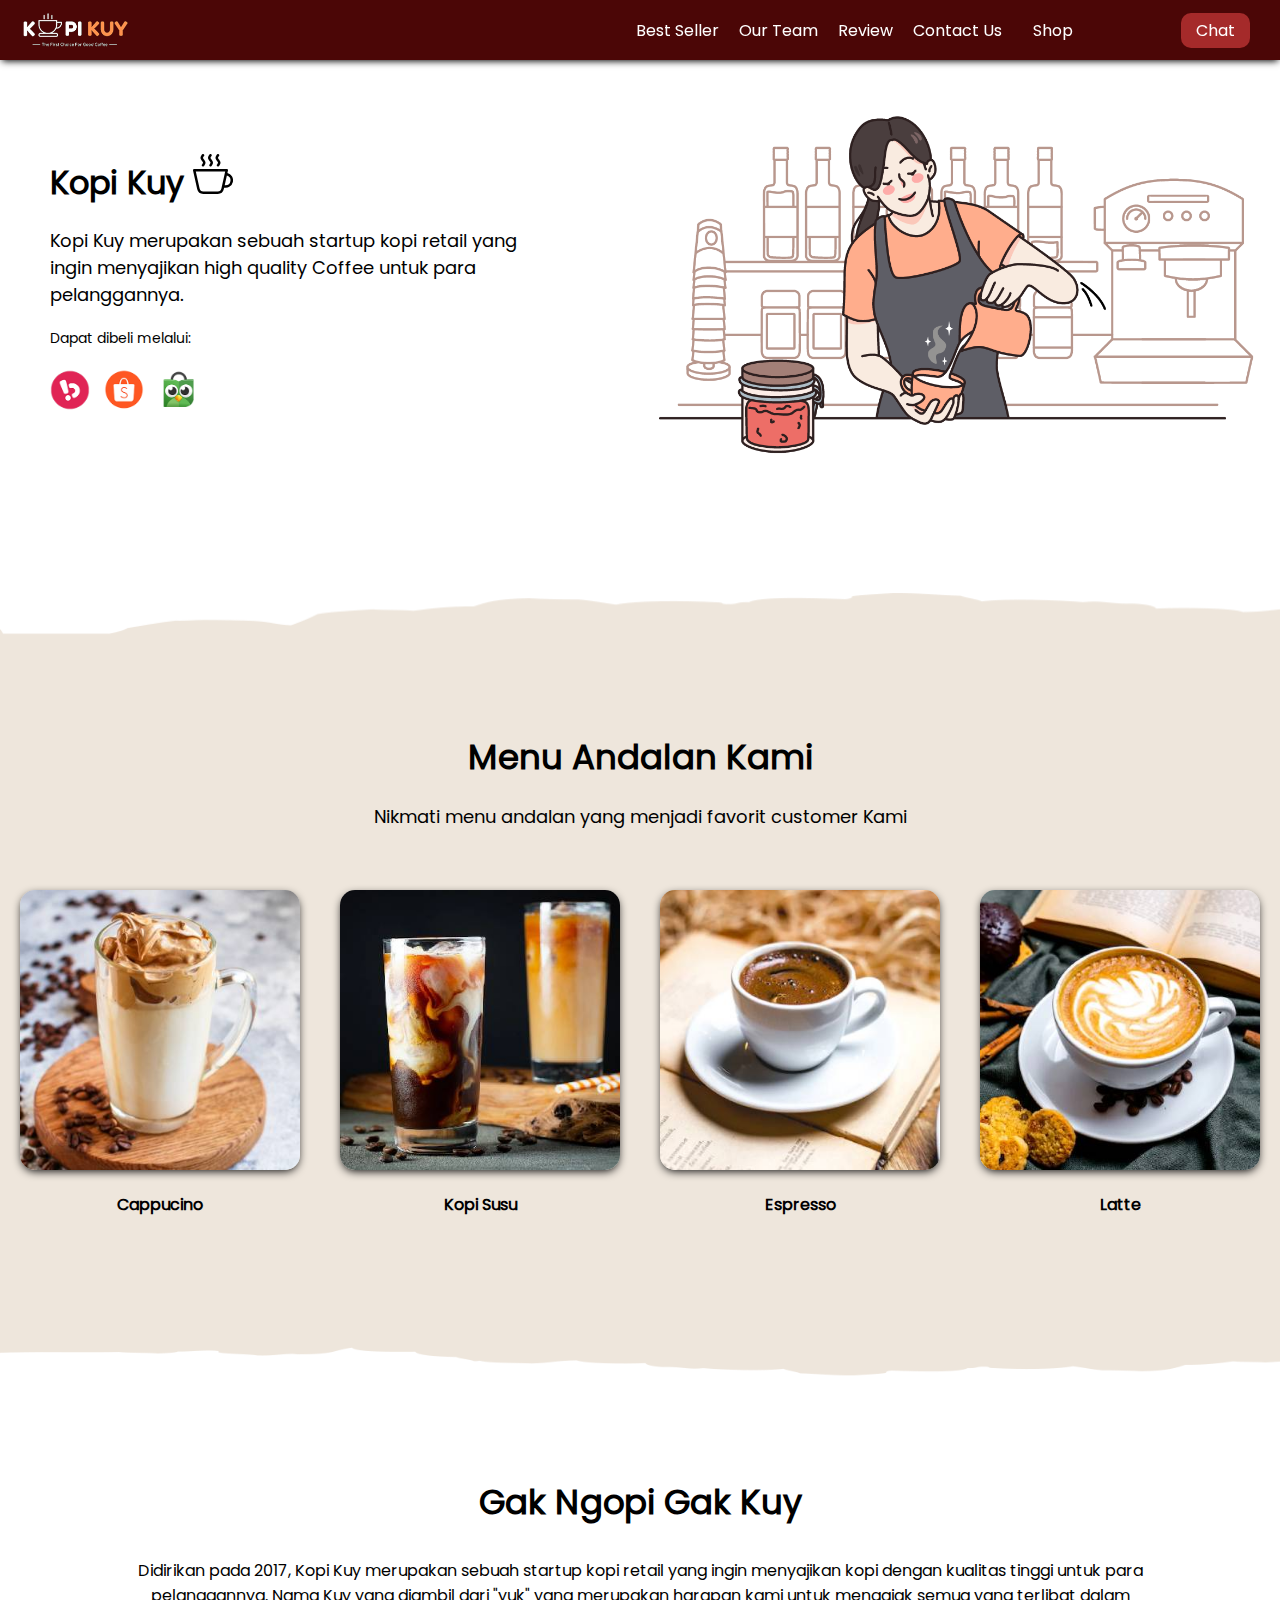
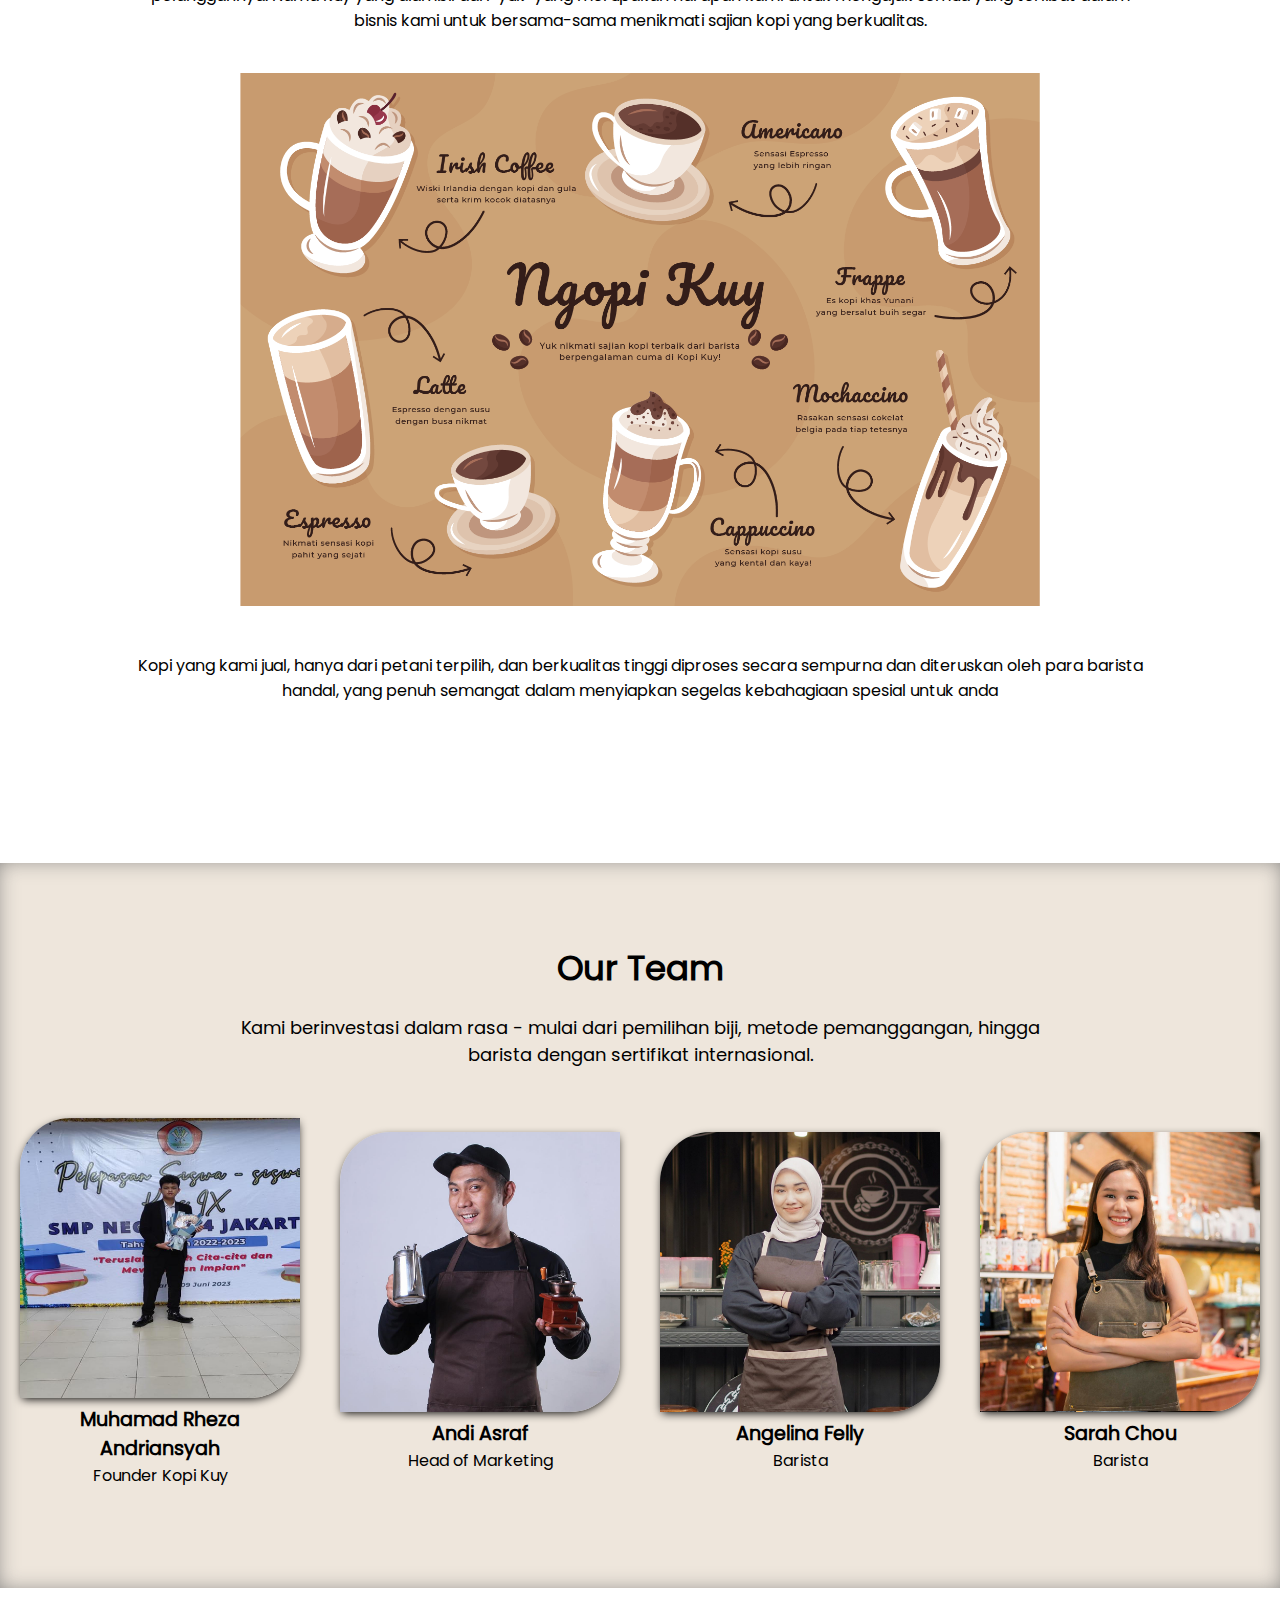
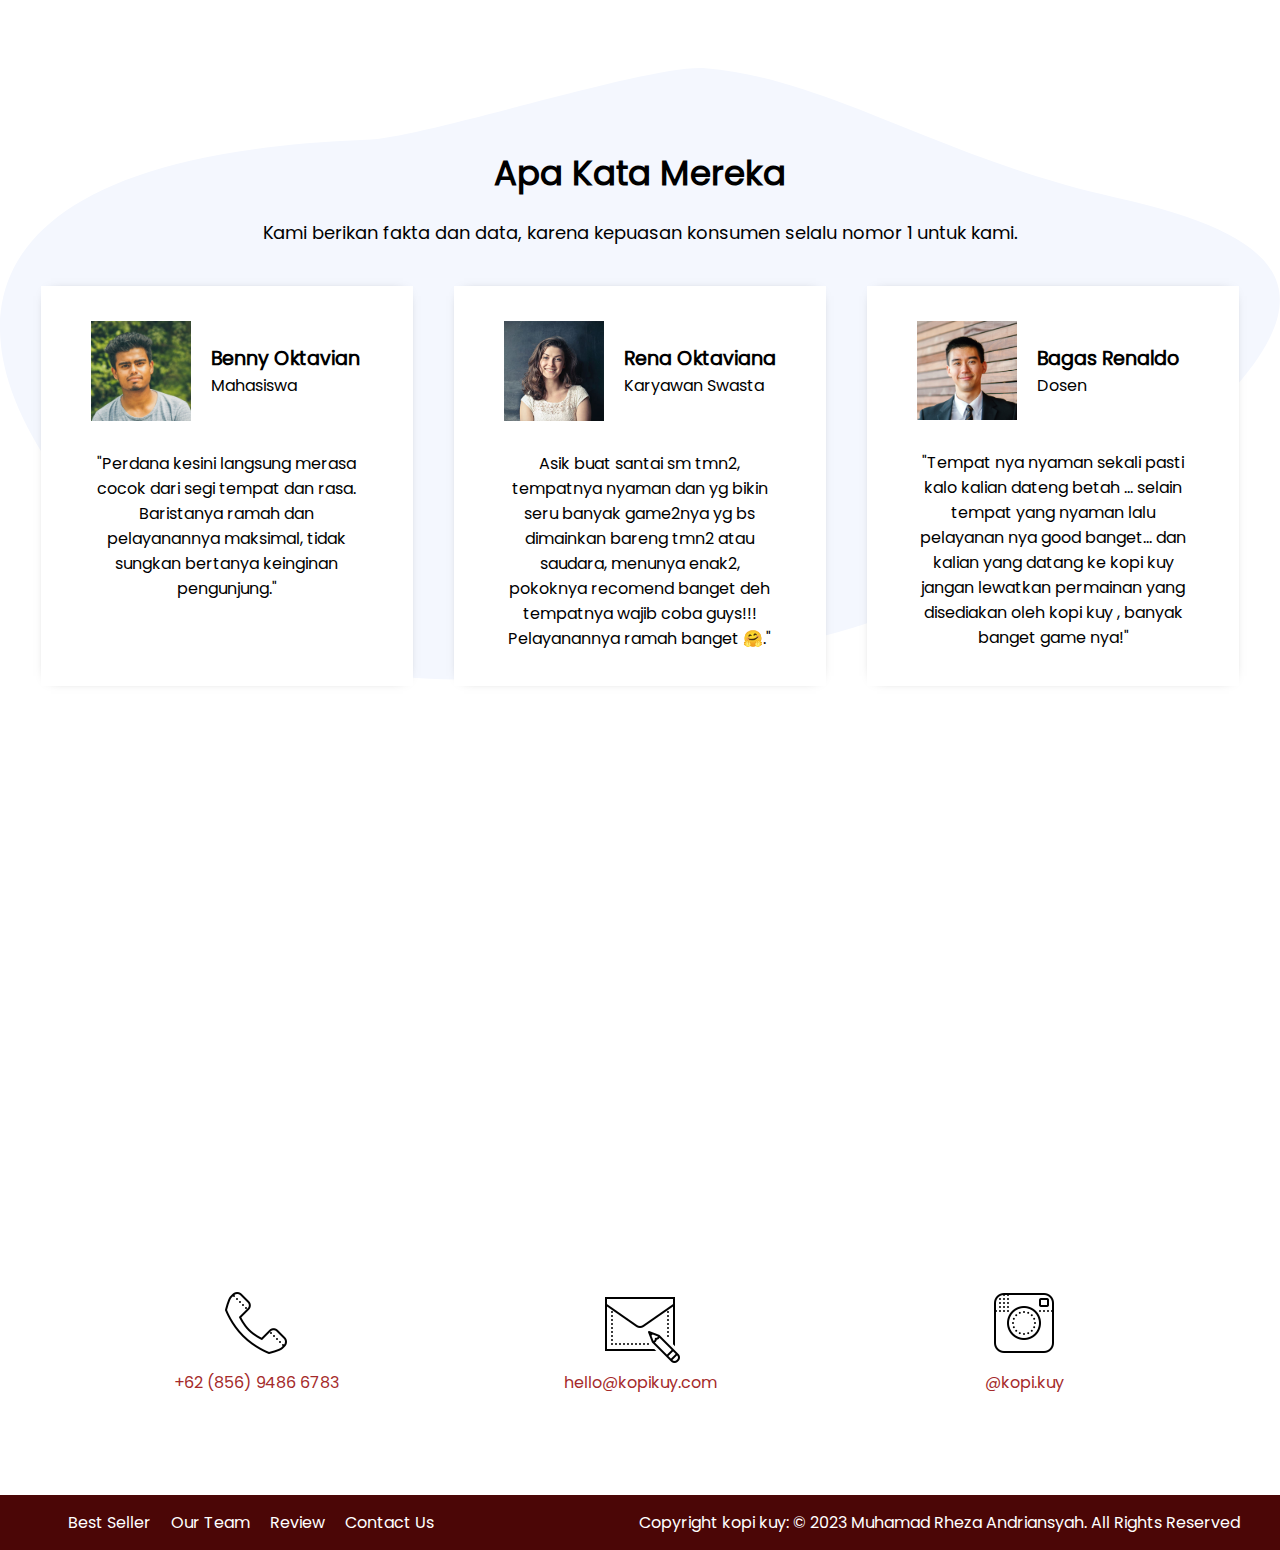
<file: index.html>
<!DOCTYPE html>
<html lang="id">

<head>
    <meta charset="UTF-8">
    <meta http-equiv="X-UA-Compatible" content="IE=edge">
    <meta name="viewport" content="width=device-width, initial-scale=1.0">
    <link rel="shortcut icon" href="images/favicon.ico" type="image/x-icon">
    <title>Website Kopi Kuy</title>
    <link rel="stylesheet" href="css/style.css">
</head>

<body>
    <nav>
        <div class="baris">
            <img class="logo" src="images/logo/logo_kuy.png">
            <div class="navigasi">
                <a href="#best-seller">Best Seller</a>
                <a href="#our-team">Our Team</a>
                <a href="#review">Review</a>
                <a href="#contact-us">Contact Us</a>
            </div>
            <a class="shop" href="produk.html">Shop</a>
            <a class="chat" href="https://wa.me/6285694866783" target="_blank">Chat</a>
        </div>
    </nav>

    <!--Tulis Kode Di Bawah Sini-->

    <header>
        <div class="baris">
            <div class="col-kiri">
                <h1 class="judul-header">
                    Kopi Kuy <img src="images/icon/icon_kopi.svg" alt="">
                </h1>
                <p class="subjudul-header">
                    Kopi Kuy merupakan sebuah startup kopi retail yang ingin menyajikan 
                    high quality Coffee untuk para pelanggannya.
                </p>
                <p class="dapat-dibeli">
                    Dapat dibeli melalui:
                </p>
                <div class="olshop">
                    <img src="images/logo/logo_bukalapak.png" alt="">
                    <img src="images/logo/logo_shopee.png" alt="">
                    <img src="images/logo/logo_tokopedia.png" alt="">
                </div>
            </div>
            <img src="images/header/header1.png" alt="" class="col-kanan">
        </div>
    </header>

    <section class="best-seller" id="best-seller">
        <h2 class="judul-best-seller">
            Menu Andalan Kami
        </h2>
        <p class="subjudul-best-seller">
            Nikmati menu andalan yang menjadi favorit customer Kami
        </p>

        <div class="baris">
            <div class="col-produk">
                <img src="images/produk/product_capuchino.jpg" alt="">
                <p class="nama-produk">
                    Cappucino
                </p>
            </div>
            <div class="col-produk">
                <img src="images/produk/product_kopi_susu.jpg" alt="">
                <p class="nama-produk">
                    Kopi Susu
                </p>
            </div>
            <div class="col-produk">
                <img src="images/produk/product_espresso.jpg" alt="">
                <p class="nama-produk">
                    Espresso
                </p>
            </div>
            <div class="col-produk">
                <img src="images/produk/product_latte.jpg" alt="">
                <p class="nama-produk">
                    Latte
                </p>
            </div>
        </div>
    </section>

    <section class="about-us" id="about-us">
            <h2 class="judul-about-us">
                Gak Ngopi Gak Kuy
            </h2>

            <p class="tentang-about-us">
                Didirikan pada 2017, Kopi Kuy merupakan sebuah startup kopi retail 
    yang ingin menyajikan kopi dengan kualitas tinggi untuk para pelanggannya. 
    Nama Kuy yang diambil dari "yuk" yang merupakan harapan kami untuk mengajak semua 
    yang terlibat dalam bisnis kami untuk bersama-sama menikmati sajian kopi yang berkualitas.
            </p>

            <img src="images/aset_kopi_jumbo.png" alt="">

            <p class="penjelasan-about-us">
                Kopi yang kami jual, hanya dari petani terpilih, dan berkualitas tinggi diproses 
    secara sempurna dan diteruskan oleh para barista handal, yang penuh semangat 
    dalam menyiapkan segelas kebahagiaan spesial untuk anda
            </p>
    </section>

    <section class="our-team" id="our-team">
        <h2 class="judul-team">
            Our Team
        </h2>
        <p class="subjudul-team">
            Kami berinvestasi dalam rasa - mulai dari pemilihan biji, metode pemanggangan, 
    hingga barista dengan sertifikat internasional.
        </p>
        <div class="baris">
            <div class="col-team">
                <img src="images/team/eza.jpg" alt="">
                <h3>
                    Muhamad Rheza Andriansyah
                </h3>
                <p>
                    Founder Kopi Kuy
                </p>
            </div>
            <div class="col-team">
                <img src="images/team/team2.jpg" alt="">
                <h3>
                    Andi Asraf
                </h3>
                <p>
                    Head of Marketing
                </p>
            </div>
            <div class="col-team">
                <img src="images/team/team3.jpg" alt="">
                <h3>
                    Angelina Felly
                </h3>
                <p>
                    Barista
                </p>
            </div>
            <div class="col-team">
                <img src="images/team/team4.jpg" alt="">
                <h3>
                    Sarah Chou
                </h3>
                <p>
                    Barista
                </p>
            </div>
        </div>
    </section>

    <section class="review" id="review">
        <h2 class="judul-review">
            Apa Kata Mereka
        </h2>
        <p class="subjudul-review">
            Kami berikan fakta dan data, karena kepuasan konsumen selalu nomor 1 untuk kami.
        </p>
        <div class="baris">
            <div class="col-review">
                <div class="profile">
                    <img src="images/customer/customer1.jpg" alt="">

                    <div class="nama-profile">
                        <h3>
                            Benny Oktavian 
        
                        </h3>
                        <p>
                            Mahasiswa 
                        </p>
                    </div>
                </div>
                <p class="testimoni">
                    "Perdana kesini langsung merasa cocok dari segi tempat dan rasa. 
                    Baristanya ramah dan pelayanannya maksimal, tidak sungkan bertanya keinginan pengunjung."
                </p>
            </div>
            <div class="col-review">
                <div class="profile">
                    <img src="images/customer/customer2.jpg" alt="">

                    <div class="nama-profile">
                        <h3>
                            Rena Oktaviana
        
                        </h3>
                        <p>
                            Karyawan Swasta
                        </p>
                    </div>
                </div>
                <p class="testimoni">
                    Asik buat santai sm tmn2, tempatnya nyaman dan yg bikin seru banyak game2nya 
        yg bs dimainkan bareng tmn2 atau saudara, menunya enak2, pokoknya recomend 
        banget deh tempatnya wajib coba guys!!! Pelayanannya ramah banget 🤗."
                </p>
            </div>
            
            <div class="col-review">
                <div class="profile">
                    <img src="images/customer/customer3.jpg" alt="">

                    <div class="nama-profile">
                        <h3>
                            Bagas Renaldo
        
                        </h3>
                        <p>
                            Dosen
                        </p>
                    </div>
                </div>
                <p class="testimoni">
                    "Tempat nya nyaman sekali pasti kalo kalian dateng betah ... 
        selain tempat yang nyaman lalu pelayanan nya good banget... 
        dan kalian yang datang ke kopi kuy jangan lewatkan permainan yang disediakan 
        oleh kopi kuy , banyak banget game nya!"
                </p>
            </div>
        </div>
    </section>

    <section class="contact-us" id="contact-us">
        <iframe src="https://www.google.com/maps/embed?pb=!1m18!1m12!1m3!1d3966.5616186115008!2d106.78762357389544!3d-6.189368160638168!2m3!1f0!2f0!3f0!3m2!1i1024!2i768!4f13.1!3m3!1m2!1s0x2e69f6edbc8a72b1%3A0x7eb0dc755d1958af!2sJl.%20Olah%20Raga%20VI%20No.21%2C%20RT.8%2FRW.8%2C%20Kemanggisan%2C%20Kec.%20Palmerah%2C%20Kota%20Jakarta%20Barat%2C%20Daerah%20Khusus%20Ibukota%20Jakarta%2011480!5e0!3m2!1sid!2sid!4v1695908525922!5m2!1sid!2sid"
        width="100%" height="300" style="border:0;" allowfullscreen="" loading="lazy"
        referrerpolicy="no-referrer-when-downgrade" frameborder="0"></iframe>

        <div class="baris">
            <div class="col-kontak">
                <img src="images/icon/icon_phone.png" alt="">
                <p>
                    +62 (856) 9486 6783
                </p>
            </div>
            <div class="col-kontak">
                <img src="images/icon/icon_mail.png" alt="">
                <p>
                    hello@kopikuy.com
                </p>
            </div>
            <div class="col-kontak">
                <img src="images/icon/icon_instagram.png" alt="">
                <p>
                    @kopi.kuy
                </p>
        </div>
    </div>
    </section>

    <footer>
        <div class="baris">
            <div class="navigasi">
                <a href="">
                    Best Seller
                </a>
                <a href="">
                    Our Team
                </a>
                <a href="">
                    Review
                </a>
                <a href="">
                    Contact Us
                </a>
            </div>
            <p class="copyright">
                Copyright kopi kuy: © 2023 Muhamad Rheza Andriansyah. All Rights Reserved
            </p>
        </div>
    </footer>

    <!--Kode Selesai-->
</body>

</html>
</file>
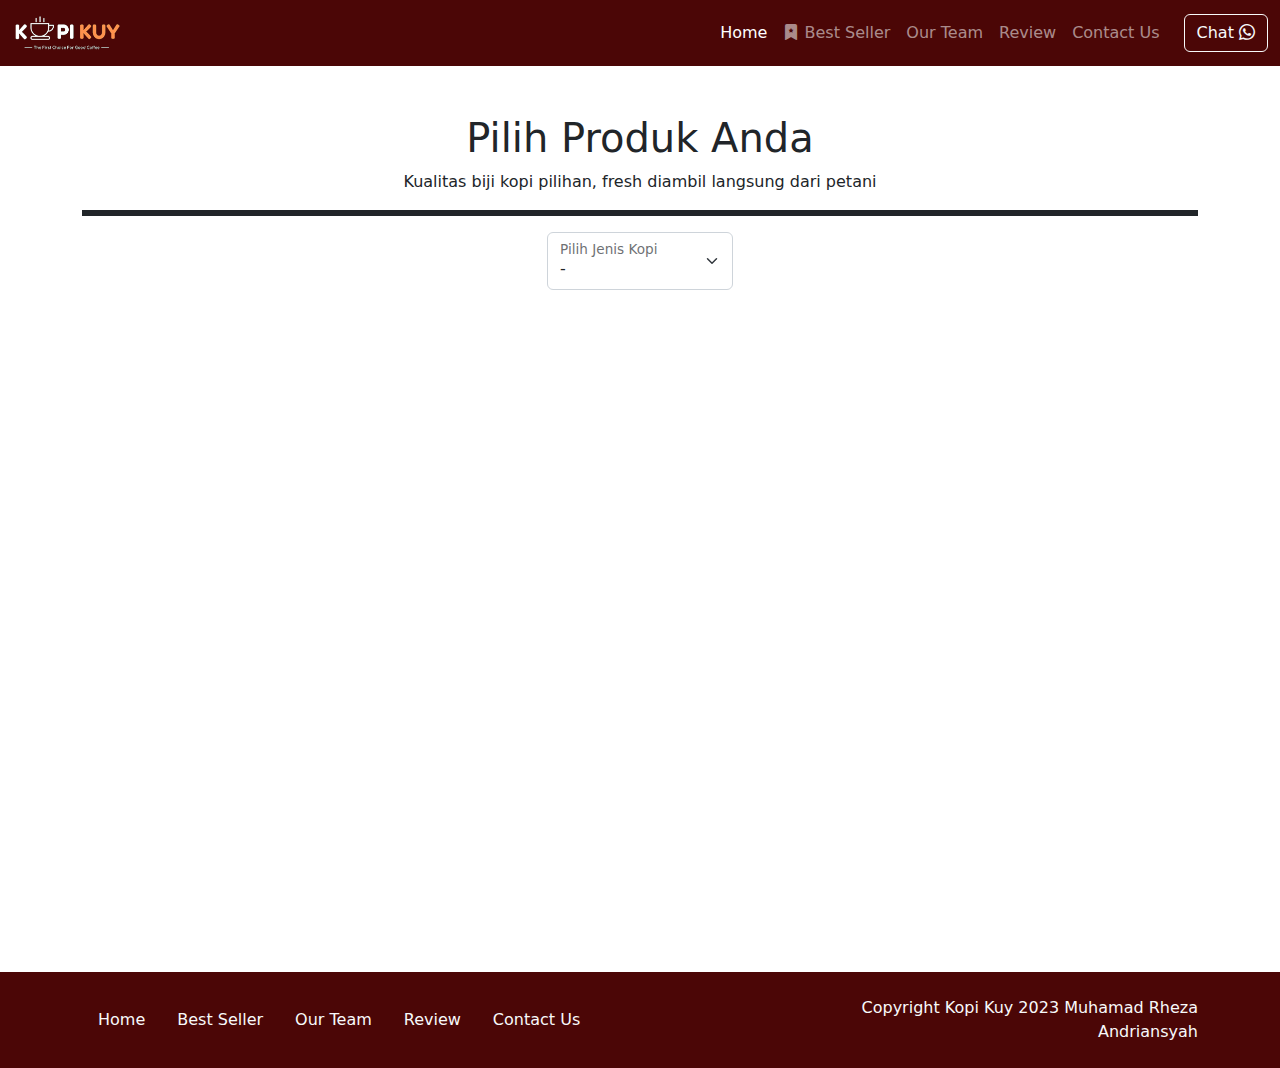
<file: produk.html>
<!DOCTYPE html>
<html lang="id">

<head>
    <meta charset="UTF-8">
    <meta http-equiv="X-UA-Compatible" content="IE=edge">
    <meta name="viewport" content="width=device-width, initial-scale=1.0">
    <link rel="shortcut icon" href="images/favicon/favicon.ico" type="image/x-icon">
    <title>Produk</title>
    <link rel="shortcut icon" href="images/favicon.ico" type="image/x-icon">
    <link rel="stylesheet" href="vendor/bootstrap/bootstrap.min.css">
    <link rel="stylesheet" href="vendor/bootstrap/bootstrap-icons.css">
    <script src="vendor/bootstrap/bootstrap.bundle.min.js"></script>
    <style>
        section {
            min-height: 90vh;
        }
        .bg-brown {
            background-color: rgb(75, 6, 6);
        }
        body {
            background-image: url(https://rikikurnia.com/assets/bgkopi.png);
            background-size: 20%;
        }
        .border-brown  {
            background-color: rgb(75, 6, 6);
        }
        .btn-brown{
            background-color: rgb(75, 6, 6)
        }
        
    </style>
    <script src="js/jquery-3.6.3.min.js"></script>
</head>

<body>
    <!-- Tulis Kode Bootstrap Di Bawah Sini -->
    <nav class="navbar navbar-expand-lg bg-brown navbar-dark w-100">
        <div class="container-fluid">
            <a class="navbar-brand" href="#">
                <img class="logo" src="images/logo/logo_kuy.png" height="40">
            </a>
            <button class="navbar-toggler" type="button" data-bs-toggle="collapse"
                data-bs-target="#navbarSupportedContent" aria-controls="navbarSupportedContent" aria-expanded="false"
                aria-label="Toggle navigation">
                <span class="navbar-toggler-icon"></span>
            </button>
            <div class="collapse navbar-collapse" id="navbarSupportedContent">
                <ul class="navbar-nav ms-auto me-3 mb-2 mb-lg-0">
                    <li class="nav-item">
                        <a class="nav-link active" aria-current="page" href="index.html">Home</a>
                    </li>
                    <li class="nav-item">
                        <a class="nav-link" href="index.html#best-seller"><i class="bi bi-bookmark-star-fill"></i> Best
                            Seller</a>
                    </li>
                    <li class="nav-item">
                        <a class="nav-link" href="index.html#our-team">Our Team</a>
                    </li>
                    <li class="nav-item">
                        <a class="nav-link" href="index.html#review">Review</a>
                    </li>
                    <li class="nav-item">
                        <a class="nav-link" href="index.html#contact-us">Contact Us</a>
                    </li>
                </ul>
                <a class="btn btn-outline-light" href="https://wa.me/6281290465034" target="_blank">Chat <i
                        class="bi bi-whatsapp"></i></a>

            </div>
        </div>
    </nav>

    <section class="produk my-5 text-center" >
        <div class="container">
            <h1>Pilih Produk Anda</h1>
            <p>Kualitas biji kopi pilihan, fresh diambil langsung dari petani</p>
            <hr class="border border-brown border-dark border-3 opacity-100">

            <div class="form-floating col-md-2 mx-auto">
                <select class="form-select" id="select_kopi">
                    <option selected disabled>-</option>
                    <option value="arabica">Arabica</option>
                    <option value="robusta">Robusta</option>
                </select>
                <label for="select_kopi">Pilih Jenis Kopi</label>
            </div>

            <!-- tulis kode baris produk di bawah -->

            <div id="baris_produk" class="row mt-4 row-cols-1 row-cols-sm-2 row-cols-md-3 row-cols-lg-4">

        </div>
    </section>

    <footer class="bg-brown py-4">
        <div class="container">
            <div class="row align-items-center">
                <div class="col-md-8">
                    <ul class="nav">
                        <li class="nav-item">
                            <a class="nav-link link-light active" aria-current="page" href="index.html">Home</a>
                        </li>
                        <li class="nav-item">
                            <a class="nav-link link-light" href="index.html#best-seller">Best Seller</a>
                        </li>
                        <li class="nav-item">
                            <a class="nav-link link-light" href="index.html#our-team">Our Team</a>
                        </li>
                        <li class="nav-item">
                            <a class="nav-link link-light" href="index.html#review">Review</a>
                        </li>
                        <li class="nav-item">
                            <a class="nav-link link-light" href="index.html#contact-us">Contact Us</a>
                        </li>
                    </ul>
                </div>
                <div class="col-md-4 text-light text-end">
                    Copyright Kopi Kuy 2023 Muhamad Rheza Andriansyah
                </div>
            </div>
        </div>
    </footer>

    <script>
        /* Tulis Javascrip Di bawah Sini*/

        var sumber = "https://rikikurnia.com/prakerja/api/kopi"
        var sumber2 = "data.json"

        select_kopi.onchange = function () {
            var dipilih = select_kopi.value
            ambilData(dipilih)
        }

        function ambilData(dipilih) {
            console.log(dipilih)

            /* Kode selanjutnya paste di bawah sini ya */

            var template = ''

            $.getJSON(sumber2).then(function (data) {
                var data_kopi = data[dipilih]
                console.log(data_kopi)

                data_kopi.forEach(item => {
                    template += `<div class="col mb-3">
                    <div class="card">
                        <img src="${item.foto}" class="card-img-top" alt="...">
                        <div class="card-body">
                            <h5 class="card-title">${item.nama}</h5>
                            <div class="row keterangan my-4">
                                <div class="col">
                                    ${item.size}
                                </div>
                                <div class="col">
                                    ${item.harga}
                                </div>
                            </div>
                            <a href="${item.link}" class="btn btn-brown btn-dark w-100"><i class="bi bi-cart4"></i> Beli</a>
                        </div>
                    </div>
                </div>`
                })

                baris_produk.innerHTML = template
            })

            
        }


    </script>
</body>

</html>
</file>
<file: css/style.css>
/* Pengaturan Global */

/* Mendaftarkan font ke dalam CSS, dan memberi nama family */
@font-face {
   font-family: 'Poppins';
   src: url(../fonts/poppins.woff2);
}

* {
   box-sizing: border-box;
   margin: 0;
   padding: 0;
}

html {
   /* agar scroll ketika klik pada navigasi menjadi halus */
   scroll-behavior: smooth;
}

body {
   /* mendaftarkan semua teks pada body menjadi family Poppins */
   font-family: 'Poppins';
}

a {
   /* menghilangkan garis bawah pada link */
   text-decoration: none;

   /* menghilangkan warna bawaan pada link */
   color: unset;
}

h2 {
   /* mengatur ukuran huruf ke 34 pixel */
   font-size: 34px;
}

h3 {
   /* mengatur ukuran huruf ke 1.2rem */
   font-size: 1.2rem;
}

h1,
h2,
h3 {
   /* mengatur tebal huruf */
   font-weight: bold;
}

img {
   /* 
      mengatur agar semua elemen img memiliki panjang maksimal 100% agar
      tidak besar gambar tidak melebihi layar ataupun pembungkus
   */
   max-width: 100%;
}

/* Navigasi */

nav {
   /* background-color mengatur warna latar belakang */
   background-color: red;

   /* penulisan 2 background-color seperti ini akan mengabaikan penulisan sebelumnya */
   background-color: rgb(75, 6, 6);

   /* box-shadow membuat efek bayangan */
   box-shadow: 0 3px 7px -2px #000;

   /* width mengatur panjang elemen */
   width: 100%;
   padding-top: 10px;
   padding-bottom: 10px;

   /* position mengatur posisi elemen, static untuk biasa, fixed untuk efek menempel */
   position: fixed;

   /* Nilai z-index semakin besar, maka elemen akan semakin di depan */
   z-index: 500;
}

/* 
   PERHATIKAN bahwa dalam mengatur elemen, nama elemen langsung ditulis
   sedangkan untuk mengatur class, dibutuhkan tanda titik (.) terlebih dulu
   img {} berarti elemen dengan tag img, 
   sedangkan .img artinya elemen dengan kelas img   
*/

.baris {
   /* 
      display: flex memiliki pengaturan yang dapat mengatur agar elemen
      di dalamnya memiliki ukuran yang fleksibel
   */
   display: flex;

   /* 
      align-items: center mengatur elemen di dalamnya rata tengah vertikal
   */
   align-items: center;

   /* 
      justify-content: center mengatur elemen di dalamnya rata tengah horizontal
   */
   justify-content: center;

   /* 
      flex-wrap: wrap mengatur agar jika panjang elemen berlebih, maka elemen
      akan otomatis diletakan di baris baru
   */
   flex-wrap: wrap;
}

section {
   /* text-align mengatur rata tulisan, bisa bernilai: left, right, center, justify */
   text-align: center;
}

.logo {
   /* height mengatur tinggi elemen */
   height: 40px;
   margin-left: 20px;
}

.navigasi {
   margin-left: auto;
   margin-right: 15px;
}

.navigasi a,
.shop {
   color: #fff;
   padding-left: 8px;
   padding-right: 8px;
}

.shop {
   margin-right: 100px;
}

.chat {
   margin-right: 30px;
   background-color: brown;
   color: #fff;
   padding-top: 5px;
   padding-right: 15px;
   padding-bottom: 5px;
   padding-left: 15px;
   border-radius: 10px;
}


/* HEADER */


header,
section {
   /*
    padding mengatur jarak ke dalam
    pada padding dan margin ditambahkan top / right / bottom / top 
    untuk mengatur jarak masing-masing 
   */
   padding-top: 80px;
   padding-bottom: 80px;

   /* margin mengatur jarak ke luar */
   margin-bottom: 80px;
}

/* penulisan CSS dapat digabung dengan beberapa elemen */
.col-kiri,
.col-kanan {
   /* width mengatur panjang elemen. 50% artinya setengah ukuran pembungkus */
   width: 50%;
}

.col-kiri {
   padding-left: 50px;
   padding-right: 120px;
}

.judul-header {
   margin-bottom: 20px;
}

.subjudul-header {
   /* font-size digunakan untuk mengatur ukuran huruf */
   font-size: 18px;
}

.dapat-dibeli {
   margin-top: 20px;
   margin-bottom: 20px;
   font-size: 14px;
}

.olshop img {
   width: 40px;

   /* height digunakan untuk mengatur tinggi elemen */
   height: auto;
   margin-right: 10px;
}

/* Best Seller */

.best-seller {
   position: relative;

   /* background-color mengatur warna latar belakang elemen */
   background-color: #EEE6DC;
}

/* 
terkait position, after, dan before memerlukan pemahaman mendalam
terkait layout pada CSS untuk dapat memahami secara penuh 
*/

.best-seller::before,
.best-seller::after {
   position: absolute;
   content: "";
   width: 100%;
   height: 76px;

   /* background-image untuk menambahkan gambar sebagai background */
   background-image: url(../images/garis-atas.png);

   /*background-size agar gambar latar menyesuaikan tinggi / panjang elemen */
   background-size: cover;

   top: -60px;
   left: 0;
}

.best-seller::after {
   height: 60px;
   background-image: url(../images/garis-bawah.png);
   top: unset;
   bottom: -60px;
}

.judul-best-seller {
   margin-bottom: 20px;
}

.subjudul-best-seller {
   font-size: 18px;
   margin-bottom: 40px;
}

.col-produk {
   /* 
      Penulisan padding dan margin seperti padding:20px ini penulisan singkat 
      yang berarti top, right, bottom, left nilainya sama, yaitu 20px 
   */
   padding: 20px;
   width: 25%;
}

.col-produk img {
   /* transition membuat animasi transisi dari perubahan style, 0.3s berarti 0.3 detik */
   transition: all 0.3s ease;

   /* border-radius  Membuat sudut membulat */
   border-radius: 15px;

   /* box-shadow membuat efek bayangan */
   box-shadow: 0 3px 10px -2px #000;
}

/* :hover akan dijalankan saat mouse ada di atas elemen */
.col-produk img:hover {

   /* membuat transformasi, bisa berupa scale(1.05), rotate(180deg), translateY(-50px), dsb */
   transform: scale(0.9);
   border-radius: 50%;
}

.nama-produk {
   margin-top: 15px;
   font-weight: bold;
}

/* About US */

.about-us {
   /* max-width: 80%; mengatur panjang maksimal elemen tidak boleh melebihi 80% layar */
   max-width: 80%;

   /* margin-left dan margin-right auto akan membuat posisi elemen berada di tengah */
   margin-left: auto;
   margin-right: auto;
}

.judul-about-us {
   margin-bottom: 30px;
}

/* 
   penulisan .about-us img {} berarti mengatur elemen img 
   yang ada di dalam elemen dengan kelas about-us 
   harap perhatikan .about-us dan image dipisahkan spasi
   penulisan class diawali titik (.) penulisan elemen tidak
*/
.about-us img {
   /* 
      Penulisan width: 800px dan max-width: 100% mengatur agar
      elemen memiliki panjang 800px namun tidak boleh melebihi 100% ukuran layar
   */
   width: 800px;
   max-width: 100%;
}

.tentang-about-us {
   margin-bottom: 40px;
}

.penjelasan-about-us {
   margin-top: 40px;
}

/* OUR TEAM */

.our-team {
   background-color: #EEE6DC;
   box-shadow: inset 0px 0px 23px -6px #707070;
}

.judul-team {
   margin-bottom: 20px;
}

.subjudul-team {
   margin-bottom: 30px;
   font-size: 18px;
   width: 800px;
   max-width: 90%;
   margin-left: auto;
   margin-right: auto;
}

.col-team {
   width: 25%;
   padding: 20px;
}

.col-team img {
   box-shadow: 0 3px 10px -2px #000;
   border-radius: 50px 0px 50px 0px;
}


/* REVIEW */

.review {
   background-image: url(../images/bg-review.svg);
   /* 
      background-size: contain;
      membuat gambar latar belakang tidak terpotong
   */
   background-size: contain;

   /* 
      background-repeat: no-repeat;
      membuat gambar latar belakang tidak diulang (duplikat)
   */
   background-repeat: no-repeat;
   padding-left: 20px;
   padding-right: 20px;
}

.judul-review {
   margin-bottom: 20px;
}

.subjudul-review {
   margin-bottom: 40px;
   font-size: 18px;
}

.review .baris {
   justify-content: space-around;
   /* align-items: stretch; membuat tinggi elemen di dalam .review .baris seragam */
   align-items: stretch;
}

.col-review {
   width: 30%;
   padding: 35px 50px;
   box-shadow: 0px 0px 12px -10px #000;
   background-color: #fff;
}

.profile {
   display: flex;
   margin-bottom: 30px;
   align-items: center;
}

/* mengatur elemen img yang ada di dalam class(.) profile */
.profile img {
   width: 100px;
   margin-right: 20px;
}

.profile .nama-profile {
   text-align: left;
}

/* CONTACT US */
.contact-us {
   margin-bottom: 20px;
}

.col-kontak {
   width: 30%;
   margin-top: 50px;
   /* color mengatur warna tulisan */
   color: brown;
}

/* FOOTER */

footer {
   background-color: rgb(75, 6, 6);
   padding-top: 15px;
   padding-bottom: 15px;
   color: #fff;
   padding-right: 40px;
   padding-left: 40px;
}

footer .navigasi {
   margin-left: 20px;
   margin-right: auto;
}

/* UNTUK RESPONSIF DI BAWAH */

@media (max-width:600px) {

   .navigasi {
      display: none;
   }

   .shop {
      margin-right: 20px;
      margin-left: auto;
   }

   .col-kiri,
   .col-kanan {
      width: 100%;
      text-align: center;
      padding: 20px;
   }

   .col-produk,
   .col-team,
   .col-kontak {
      width: 50%;
   }

   .best-seller {
      padding-left: 30px;
      padding-right: 30px;
   }

   .col-review {
      width: 100%;
      margin-bottom: 30px;
   }

}
</file>
